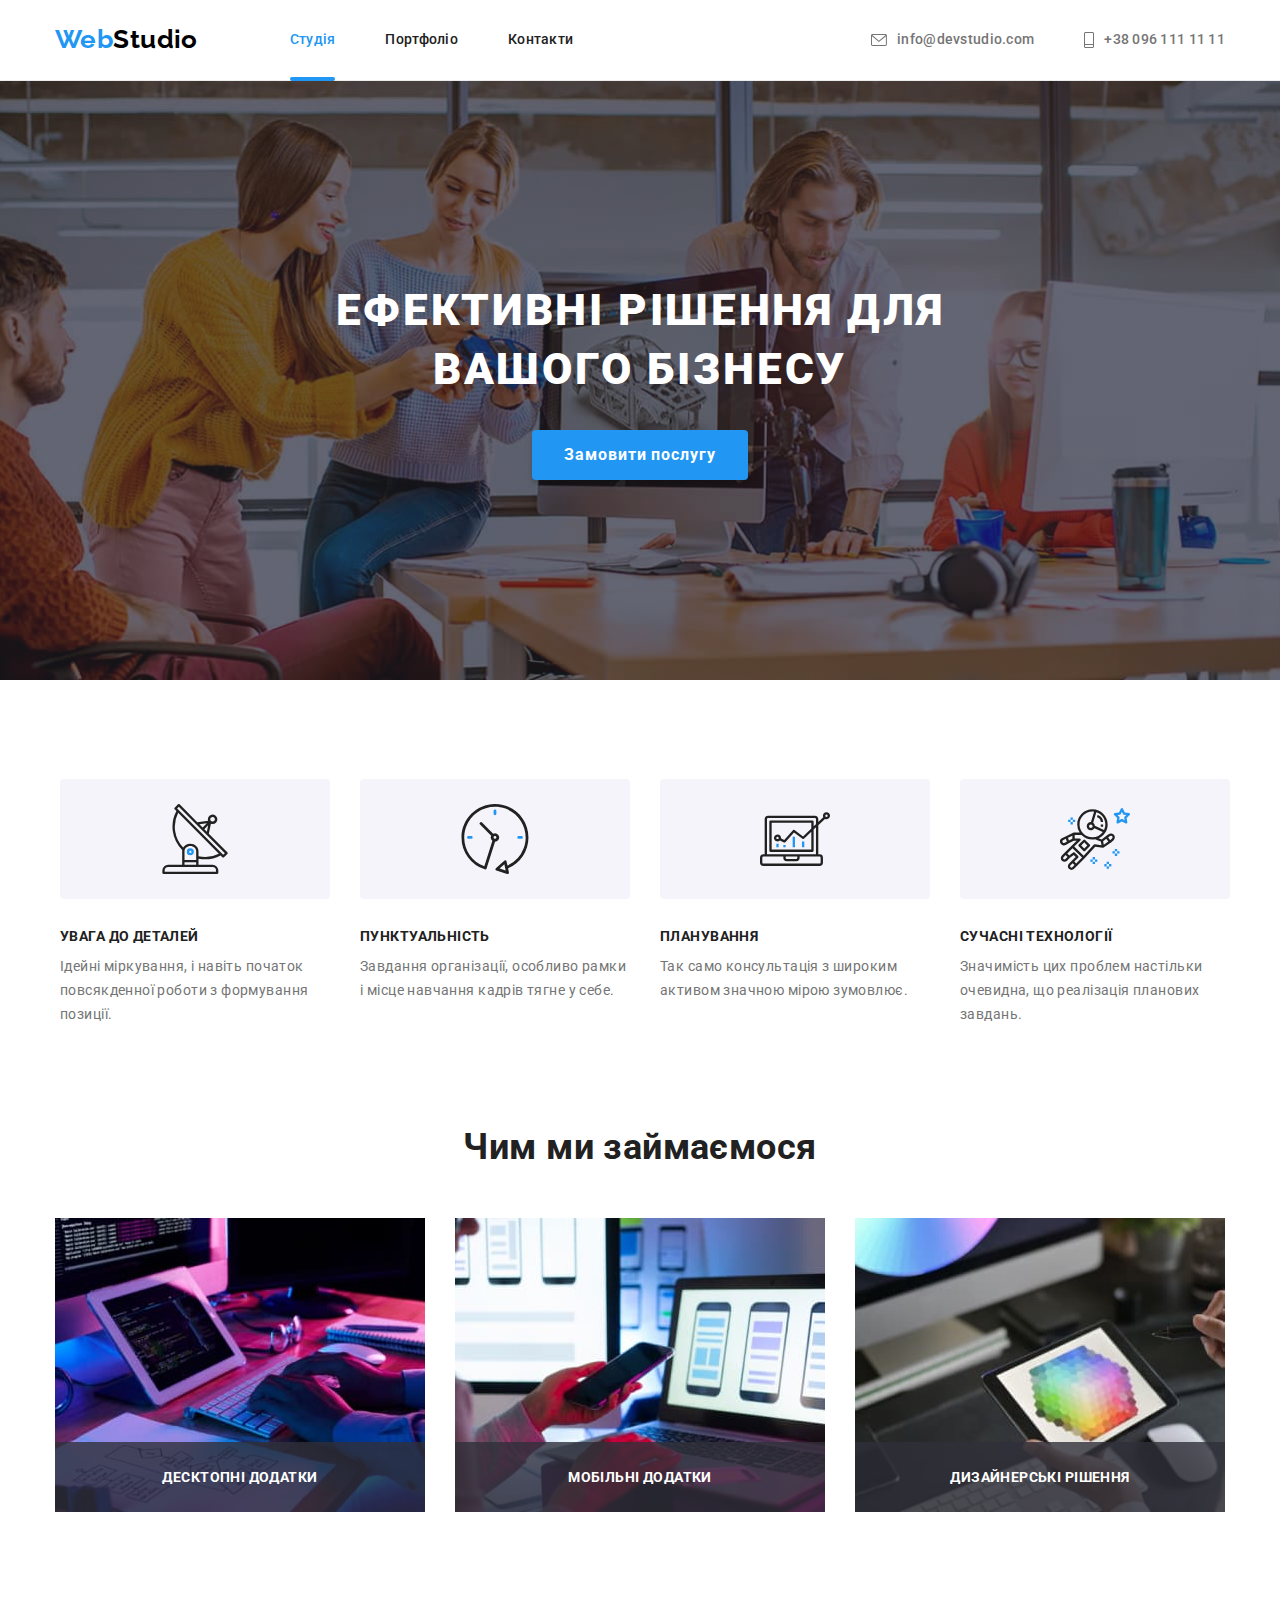
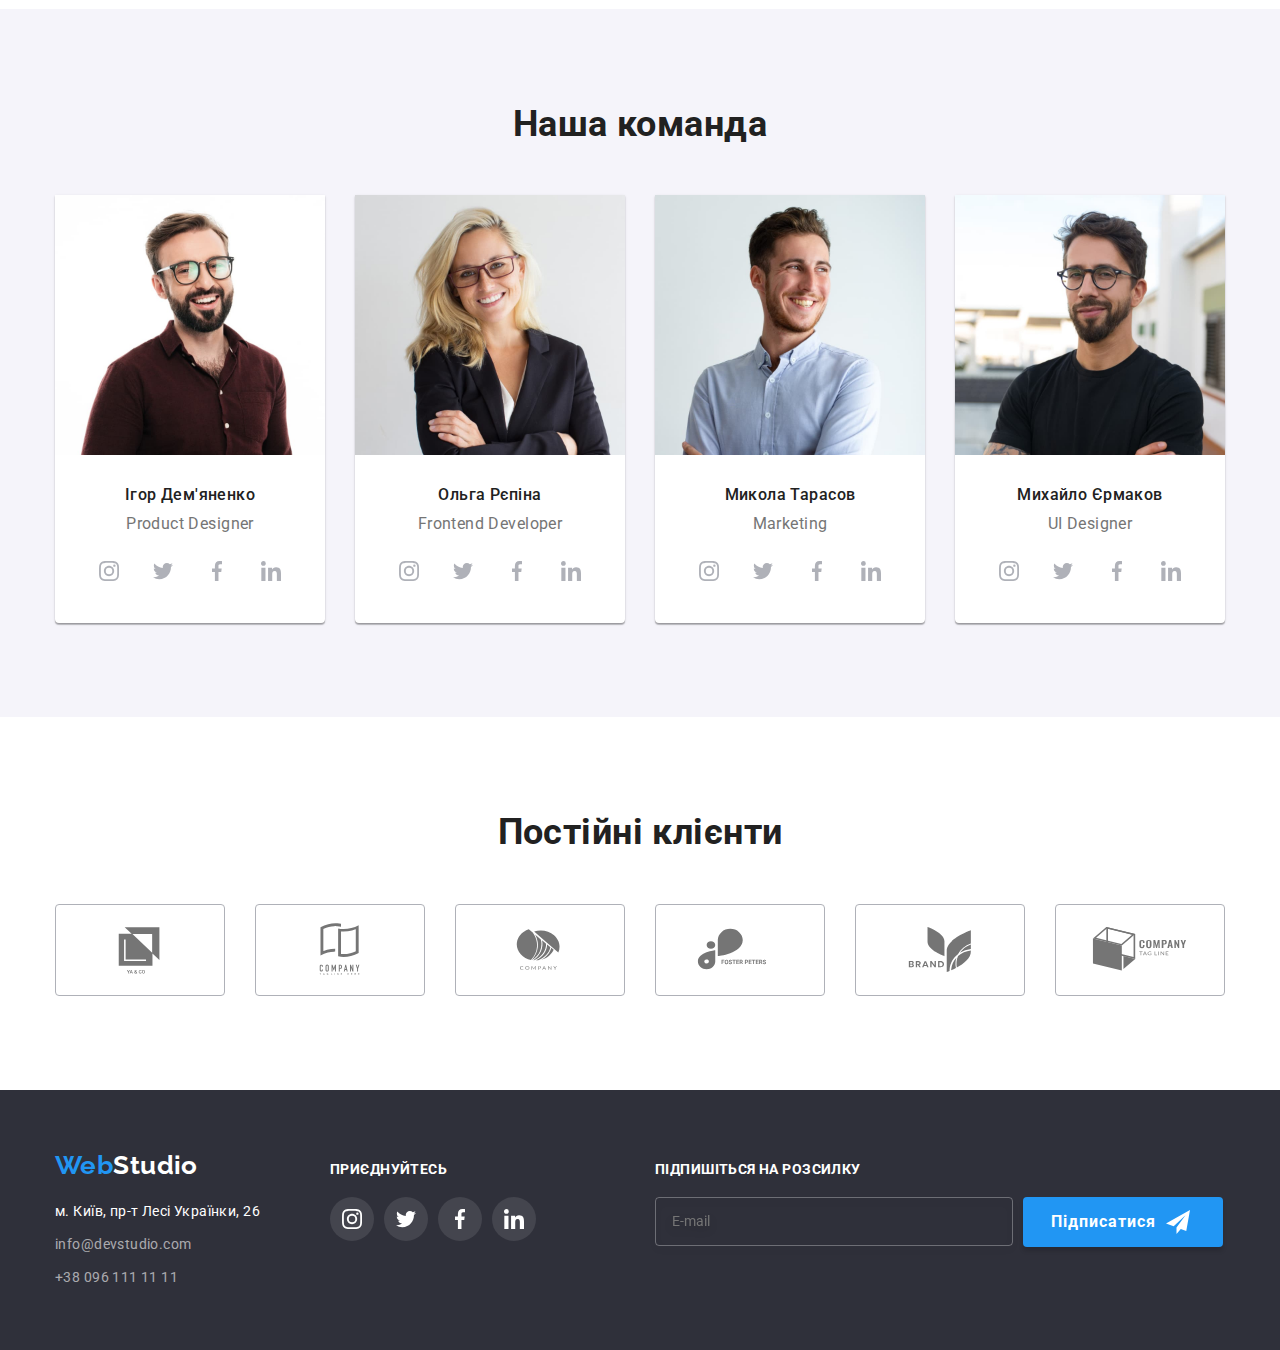
<file: index.html>
<!DOCTYPE html>
<html lang="uk">
  <head>
    <meta charset="UTF-8" />
    <meta http-equiv="X-UA-Compatible" content="IE=edge" />
    <meta name="viewport" content="width=device-width, initial-scale=1.0" />
    <title>WebStudio</title>

    <link
      href="https://fonts.googleapis.com/css2?family=Raleway:wght@700&family=Roboto:wght@400;500;700;900&display=swap"
      rel="stylesheet"
    />
    <link href="./css/modern-normalize-main/modern-normalize.css" rel="stylesheet" />
    <link href="./css/style.css" rel="stylesheet" />
  </head>
  <body>
    <header class="page-header">
      <div class="container header-block">
        <nav class="header-navigation">
          <a class="header-logo logo" lang="en" href="./index.html"><span>Web</span>Studio</a>
          <ul class="site-nav list">
            <li class="site-item">
              <a href="./index.html" class="site-link link current">Студія</a>
            </li>
            <li class="site-item">
              <a href="./portfolio.html" class="site-link link">Портфоліо</a>
            </li>
            <li class="site-item">
              <a href="" class="site-link link">Контакти</a>
            </li>
          </ul>
        </nav>
        <ul class="contact-nav list">
          <li class="contact-item">
            <a href="mailto:info@devstudio.com" class="contact-link link">
              <svg class="contact-icon" width="16" height="12">
                <use xlink:href="./images/sprite.svg#icon-maile"></use>
              </svg>
              info@devstudio.com
            </a>
          </li>
          <li class="contact-item">
            <a href="tel:+380961111111" class="contact-link link">
              <svg class="contact-icon" width="10" height="16">
                <use xlink:href="./images/sprite.svg#icon-phone1"></use>
              </svg>
              +38 096 111 11 11
            </a>
          </li>
        </ul>
      </div>
    </header>
    <main>
      <!-- Герой -->

      <section class="hero">
        <h1 class="hero-title">Ефективні рішення для вашого бізнесу</h1>
        <button class="button primary" type="submit" data-modal-open>Замовити послугу</button>
      </section>
      <!--Переваги features-->
      <section class="section">
        <div class="container">
          <h2 class="section-title visibility-hidden">Переваги</h2>
          <ul class="feature-list list">
            <li class="feature-item">
              <div class="feature-thumba">
                <svg class="feature-icon" width="70" height="70">
                  <use xlink:href="./images/sprite.svg#icon-antenna"></use>
                </svg>
              </div>
              <h3 class="title">УВАГА ДО ДЕТАЛЕЙ</h3>
              <p class="feature-icon-text text">
                Ідейні міркування, і навіть початок повсякденної роботи з формування позиції.
              </p>
            </li>
            <li class="feature-item">
              <div class="feature-thumba">
                <svg class="feature-icon" width="70" height="70">
                  <use xlink:href="./images/sprite.svg#icon-clock"></use>
                </svg>
              </div>
              <h3 class="title">ПУНКТУАЛЬНІСТЬ</h3>
              <p class="feature-icon-text text">
                Завдання організації, особливо рамки і місце навчання кадрів тягне у себе.
              </p>
            </li>
            <li class="feature-item">
              <div class="feature-thumba">
                <svg class="feature-icon" width="70" height="70">
                  <use xlink:href="./images/sprite.svg#icon-diagram"></use>
                </svg>
              </div>
              <h3 class="title">ПЛАНУВАННЯ</h3>
              <p class="feature-icon-text text">
                Так само консультація з широким активом значною мірою зумовлює.
              </p>
            </li>
            <li class="feature-item">
              <div class="feature-thumba">
                <svg class="feature-icon" width="70" height="70">
                  <use xlink:href="./images/sprite.svg#icon-astronaut"></use>
                </svg>
              </div>
              <h3 class="title">СУЧАСНІ ТЕХНОЛОГІЇ</h3>
              <p class="feature-icon-text text">
                Значимість цих проблем настільки очевидна, що реалізація планових завдань.
              </p>
            </li>
          </ul>
        </div>
      </section>
      <!--Чим ми займаємося-->
      <section class="section-work">
        <div class="container">
          <h2 class="section-title">Чим ми займаємося</h2>
          <ul class="work-list list">
            <li class="work-item">
              <div class="work-image">
                <img
                  class="image"
                  src="./images/doing_1.jpg"
                  alt="Набирання коду відповідно алгоритму"
                  width="370"
                  height="294"
                />
                <p class="work-hidden">Десктопні додатки</p>
              </div>
            </li>
            <li class="work-item">
              <img
                class="work-image image"
                src="./images/doing_2.jpg"
                alt="Провірка адаптивної версії на телефоні"
                width="370"
                height="294"
              />
              <p class="work-hidden">Мобільні додатки</p>
            </li>
            <li class="work-item">
              <div class="work-image">
                <img
                  class="work-image image"
                  src="./images/doing_3.jpg"
                  alt="Вибір основного кольору з кольорової гами"
                  width="370"
                  height="294"
                />
                <p class="work-hidden">Дизайнерські рішення</p>
              </div>
            </li>
          </ul>
        </div>
      </section>
      <!--Наша команда-->
      <section class="section our-team">
        <div class="container">
          <h2 class="section-title">Наша команда</h2>
          <ul class="team-list list">
            <li class="team-item">
              <img
                class="image"
                src="./images/team_1.jpg"
                alt="Фото Ігора Дем'яненка"
                width="270"
                height="260"
              />
              <div class="team-content">
                <h3 class="title">Ігор Дем'яненко</h3>
                <p class="text">Product Designer</p>
                <ul class="team-icons">
                  <li class="team-icon-item">
                    <a
                      class="team-icon-link"
                      href="#"
                      target="_blank"
                      aria-label="instagram"
                      rel="noreferrer noopener"
                    >
                      <svg class="team-icon" width="20" height="20">
                        <use xlink:href="./images/sprite.svg#icon-instagram"></use>
                      </svg>
                    </a>
                  </li>
                  <li class="team-icon-item">
                    <a
                      class="team-icon-link"
                      href="#"
                      target="_blank"
                      aria-label="twitter"
                      rel="noreferrer noopener"
                    >
                      <svg class="team-icon" width="20" height="20">
                        <use xlink:href="./images/sprite.svg#icon-twitter"></use>
                      </svg>
                    </a>
                  </li>
                  <li class="team-icon-item">
                    <a
                      class="team-icon-link"
                      href="#"
                      target="_blank"
                      aria-label="facebook"
                      rel="noreferrer noopener"
                    >
                      <svg class="team-icon" width="20" height="20">
                        <use xlink:href="./images/sprite.svg#icon-facebook"></use>
                      </svg>
                    </a>
                  </li>
                  <li class="team-icon-item">
                    <a
                      class="team-icon-link"
                      href="#"
                      target="_blank"
                      aria-label="linkedin"
                      rel="noreferrer noopener"
                    >
                      <svg class="team-icon" width="20" height="20">
                        <use xlink:href="./images/sprite.svg#icon-linkedin"></use>
                      </svg>
                    </a>
                  </li>
                </ul>
              </div>
            </li>
            <li class="team-item">
              <img
                class="image"
                src="./images/team_2.jpg"
                alt="Фото Ольги Рєпіної "
                width="270"
                height="260"
              />
              <div class="team-content">
                <h3 class="title">Ольга Рєпіна</h3>
                <p class="text">Frontend Developer</p>

                <ul class="team-icons">
                  <li class="team-icon-item">
                    <a
                      class="team-icon-link"
                      href="#"
                      target="_blank"
                      aria-label="instagram"
                      rel="noreferrer noopener"
                    >
                      <svg class="team-icon" width="20" height="20">
                        <use xlink:href="./images/sprite.svg#icon-instagram"></use>
                      </svg>
                    </a>
                  </li>
                  <li class="team-icon-item">
                    <a
                      class="team-icon-link"
                      href="#"
                      target="_blank"
                      aria-label="twitter"
                      rel="noreferrer noopener"
                    >
                      <svg class="team-icon" width="20" height="20">
                        <use xlink:href="./images/sprite.svg#icon-twitter"></use>
                      </svg>
                    </a>
                  </li>
                  <li class="team-icon-item">
                    <a
                      class="team-icon-link"
                      href="#"
                      target="_blank"
                      aria-label="facebook"
                      rel="noreferrer noopener"
                    >
                      <svg class="team-icon" width="20" height="20">
                        <use xlink:href="./images/sprite.svg#icon-facebook"></use>
                      </svg>
                    </a>
                  </li>
                  <li class="team-icon-item">
                    <a
                      class="team-icon-link"
                      href="#"
                      target="_blank"
                      aria-label="linkedin"
                      rel="noreferrer noopener"
                    >
                      <svg class="team-icon" width="20" height="20">
                        <use xlink:href="./images/sprite.svg#icon-linkedin"></use>
                      </svg>
                    </a>
                  </li>
                </ul>
              </div>
            </li>
            <li class="team-item">
              <img
                class="image"
                src="./images/team_3.jpg"
                alt="Фото Миколи Тарасова "
                width="270"
                height="260"
              />
              <div class="team-content">
                <h3 class="title">Микола Тарасов</h3>
                <p class="text">Marketing</p>

                <ul class="team-icons">
                  <li class="team-icon-item">
                    <a
                      class="team-icon-link"
                      href="#"
                      target="_blank"
                      aria-label="instagram"
                      rel="noreferrer noopener"
                    >
                      <svg class="team-icon" width="20" height="20">
                        <use xlink:href="./images/sprite.svg#icon-instagram"></use>
                      </svg>
                    </a>
                  </li>
                  <li class="team-icon-item">
                    <a
                      class="team-icon-link"
                      href="#"
                      target="_blank"
                      aria-label="twitter"
                      rel="noreferrer noopener"
                    >
                      <svg class="team-icon" width="20" height="20">
                        <use xlink:href="./images/sprite.svg#icon-twitter"></use>
                      </svg>
                    </a>
                  </li>
                  <li class="team-icon-item">
                    <a
                      class="team-icon-link"
                      href="#"
                      target="_blank"
                      aria-label="facebook"
                      rel="noreferrer noopener"
                    >
                      <svg class="team-icon" width="20" height="20">
                        <use xlink:href="./images/sprite.svg#icon-facebook"></use>
                      </svg>
                    </a>
                  </li>
                  <li class="team-icon-item">
                    <a
                      class="team-icon-link"
                      href="#"
                      target="_blank"
                      aria-label="linkedin"
                      rel="noreferrer noopener"
                    >
                      <svg class="team-icon" width="20" height="20">
                        <use xlink:href="./images/sprite.svg#icon-linkedin"></use>
                      </svg>
                    </a>
                  </li>
                </ul>
              </div>
            </li>
            <li class="team-item">
              <img
                class="image"
                src="./images/team_4.jpg"
                alt="Фото Михайла Єрмакова"
                width="270"
                height="260"
              />
              <div class="team-content">
                <h3 class="title">Михайло Єрмаков</h3>
                <p class="text">UI Designer</p>

                <ul class="team-icons">
                  <li class="team-icon-item">
                    <a
                      class="team-icon-link"
                      href="#"
                      target="_blank"
                      aria-label="instagram"
                      rel="noreferrer noopener"
                    >
                      <svg class="team-icon" width="20" height="20">
                        <use xlink:href="./images/sprite.svg#icon-instagram"></use>
                      </svg>
                    </a>
                  </li>
                  <li class="team-icon-item">
                    <a
                      class="team-icon-link"
                      href="#"
                      target="_blank"
                      aria-label="twitter"
                      rel="noreferrer noopener"
                    >
                      <svg class="team-icon" width="20" height="20">
                        <use xlink:href="./images/sprite.svg#icon-twitter"></use>
                      </svg>
                    </a>
                  </li>
                  <li class="team-icon-item">
                    <a
                      class="team-icon-link"
                      href="#"
                      target="_blank"
                      aria-label="facebook"
                      rel="noreferrer noopener"
                    >
                      <svg class="team-icon" width="20" height="20">
                        <use xlink:href="./images/sprite.svg#icon-facebook"></use>
                      </svg>
                    </a>
                  </li>
                  <li class="team-icon-item">
                    <a
                      class="team-icon-link"
                      href="#"
                      target="_blank"
                      aria-label="linkedin"
                      rel="noreferrer noopener"
                    >
                      <svg class="team-icon" width="20" height="20">
                        <use xlink:href="./images/sprite.svg#icon-linkedin"></use>
                      </svg>
                    </a>
                  </li>
                </ul>
              </div>
            </li>
          </ul>
        </div>
      </section>
      <section class="section-clients">
        <div class="container">
          <h2 class="section-title">Постійні клієнти</h2>
          <ul class="clients list">
            <li class="client-item">
              <a
                class="client-link"
                href="#"
                target="_blank"
                aria-label="instagram"
                rel="noreferrer noopener"
              >
                <svg class="client-icon" width="106" height="60">
                  <use xlink:href="./images/sprite.svg#icon-client1"></use>
                </svg>
              </a>
            </li>
            <li class="client-item">
              <a
                class="client-link"
                href="#"
                target="_blank"
                aria-label="instagram"
                rel="noreferrer noopener"
              >
                <svg class="client-icon" width="106" height="60">
                  <use xlink:href="./images/sprite.svg#icon-client2"></use>
                </svg>
              </a>
            </li>
            <li class="client-item">
              <a
                class="client-link"
                href="#"
                target="_blank"
                aria-label="instagram"
                rel="noreferrer noopener"
              >
                <svg class="client-icon" width="106" height="60">
                  <use xlink:href="./images/sprite.svg#icon-client3"></use>
                </svg>
              </a>
            </li>
            <li class="client-item">
              <a
                class="client-link"
                href="#"
                target="_blank"
                aria-label="instagram"
                rel="noreferrer noopener"
              >
                <svg class="client-icon" width="106" height="60">
                  <use xlink:href="./images/sprite.svg#icon-client4"></use>
                </svg>
              </a>
            </li>
            <li class="client-item">
              <a
                class="client-link"
                href="#"
                target="_blank"
                aria-label="instagram"
                rel="noreferrer noopener"
              >
                <svg class="client-icon" width="106" height="60">
                  <use xlink:href="./images/sprite.svg#icon-client5"></use>
                </svg>
              </a>
            </li>
            <li class="client-item">
              <a
                class="client-link"
                href="#"
                target="_blank"
                aria-label="instagram"
                rel="noreferrer noopener"
              >
                <svg class="client-icon" width="106" height="60">
                  <use xlink:href="./images/sprite.svg#icon-client6"></use>
                </svg>
              </a>
            </li>
          </ul>
        </div>
      </section>
    </main>

    <footer class="footer">
      <div class="container">
        <div class="footer-boxs">
          <div class="footer-address">
            <a class="logo footer-logo" lang="en" href="./index.html">Web<span>Studio</span></a>
            <address>
              <ul class="address-list list">
                <li class="address-item">
                  <a
                    class="link-address link"
                    href="https://goo.gl/maps/mdCvPHbTgnXHSj438"
                    target="_blank"
                    rel="noopener noreferrer"
                    >м. Київ, пр-т Лесі Українки, 26</a
                  >
                </li>
                <li class="address-item">
                  <a class="link" href="mailto:info@devstudio.com">info@devstudio.com</a>
                </li>
                <li class="address-item">
                  <a class="link" href="tel:+380961111111">+38 096 111 11 11</a>
                </li>
              </ul>
            </address>
          </div>
          <div class="footer-social">
            <p class="footer-title">приєднуйтесь</p>
            <ul class="footer-icons">
              <li class="footer-item">
                <a
                  class="footer-link"
                  href="#"
                  target="_blank"
                  aria-label="instagram"
                  rel="noreferrer noopener"
                >
                  <svg class="footer-icon" width="20" height="20">
                    <use xlink:href="./images/sprite.svg#icon-instagram"></use>
                  </svg>
                </a>
              </li>
              <li class="footer-item">
                <a
                  class="footer-link"
                  href="#"
                  target="_blank"
                  aria-label="twitter"
                  rel="noreferrer noopener"
                >
                  <svg class="footer-icon" width="20" height="20">
                    <use xlink:href="./images/sprite.svg#icon-twitter"></use>
                  </svg>
                </a>
              </li>
              <li class="footer-item">
                <a
                  class="footer-link"
                  href="#"
                  target="_blank"
                  aria-label="facebook"
                  rel="noreferrer noopener"
                >
                  <svg class="footer-icon" width="20" height="20">
                    <use xlink:href="./images/sprite.svg#icon-facebook"></use>
                  </svg>
                </a>
              </li>
              <li class="footer-item">
                <a
                  class="footer-link"
                  href="#"
                  target="_blank"
                  aria-label="linkedin"
                  rel="noreferrer noopener"
                >
                  <svg class="footer-icon" width="20" height="20">
                    <use xlink:href="./images/sprite.svg#icon-linkedin"></use>
                  </svg>
                </a>
              </li>
            </ul>
          </div>

          <div class="footer-form">
            <p class="form-title">Підпишіться на розсилку</p>
            <form class="footer-form-email">
              <label class="form-email">
                <input type="email" name="email" placeholder="E-mail" />
              </label>

              <button class="footer-button" type="submit">
                Підписатися
                <svg class="icon-send" width="24px" height="24px">
                  <use xlink:href="./images/sprite.svg#icon-send"></use>
                </svg>
              </button>
            </form>
          </div>
        </div>
      </div>
    </footer>

    <div class="backdrop is-hidden" data-modal>
      <div class="backdrop-modal">
        <button class="close-modal" type="button" data-modal-close>
          <svg class="icon-close" width="18" height="18">
            <use xlink:href="./images/sprite.svg#icon-close"></use>
          </svg>
        </button>
        <p class="modal-title">Залиште свої дані, ми вам передзвонимо</p>

        <form action="#" class="modal-form">
          <div class="group-row" role="group">
            <label class="form-row-title" for="name">Ім'я</label>
            <div class="group-modal">
              <input class="form-row-input" name="name" type="text" id="name" placeholder=" " />

              <svg class="modal-icon" width="18" height="18">
                <use href="./images/sprite.svg#icon-person"></use>
              </svg>
            </div>
          </div>

          <div class="group-row" role="group">
            <label class="form-row-title" for="phone">Телефон</label>

            <div class="group-modal">
              <input class="form-row-input" name="phone" type="number" id="phone" placeholder=" " />
              <svg class="modal-icon" width="18" height="18">
                <use xlink:href="./images/sprite.svg#icon-mobil-phone"></use>
              </svg>
            </div>
          </div>
          <div class="group-row" role="group">
            <label class="form-row-title" for="email">Пошта</label>

            <div class="group-modal">
              <input class="form-row-input" name="text" type="email" id="email" placeholder=" " />
              <svg class="modal-icon" width="18" height="18">
                <use xlink:href="./images/sprite.svg#icon-email"></use>
              </svg>
            </div>
          </div>
          <div class="group-row-textarea" role="group">
            <label class="form-row-title">Коментар</label>
            <textarea
              class="form-row-textarea"
              name="textarea"
              placeholder="Введіть текст"
            ></textarea>
          </div>
          <div class="group-row-checkbox" role="group">
            <label class="form-label-checkbox">
              <input class="form-input-checkbox" type="checkbox" name="checkbox" />
              <span class="form-icon-checkbox"></span>

              Погоджуюся з розсилкою та приймаю
              <a class="modal-link-checkbox">Умови договору</a>
            </label>
          </div>
          <div class="group-row-button">
            <button class="button-submit" type="submit">Відправити</button>
          </div>
        </form>
      </div>
    </div>
    <script src="./js/modal.js"></script>
  </body>
</html>
</file>
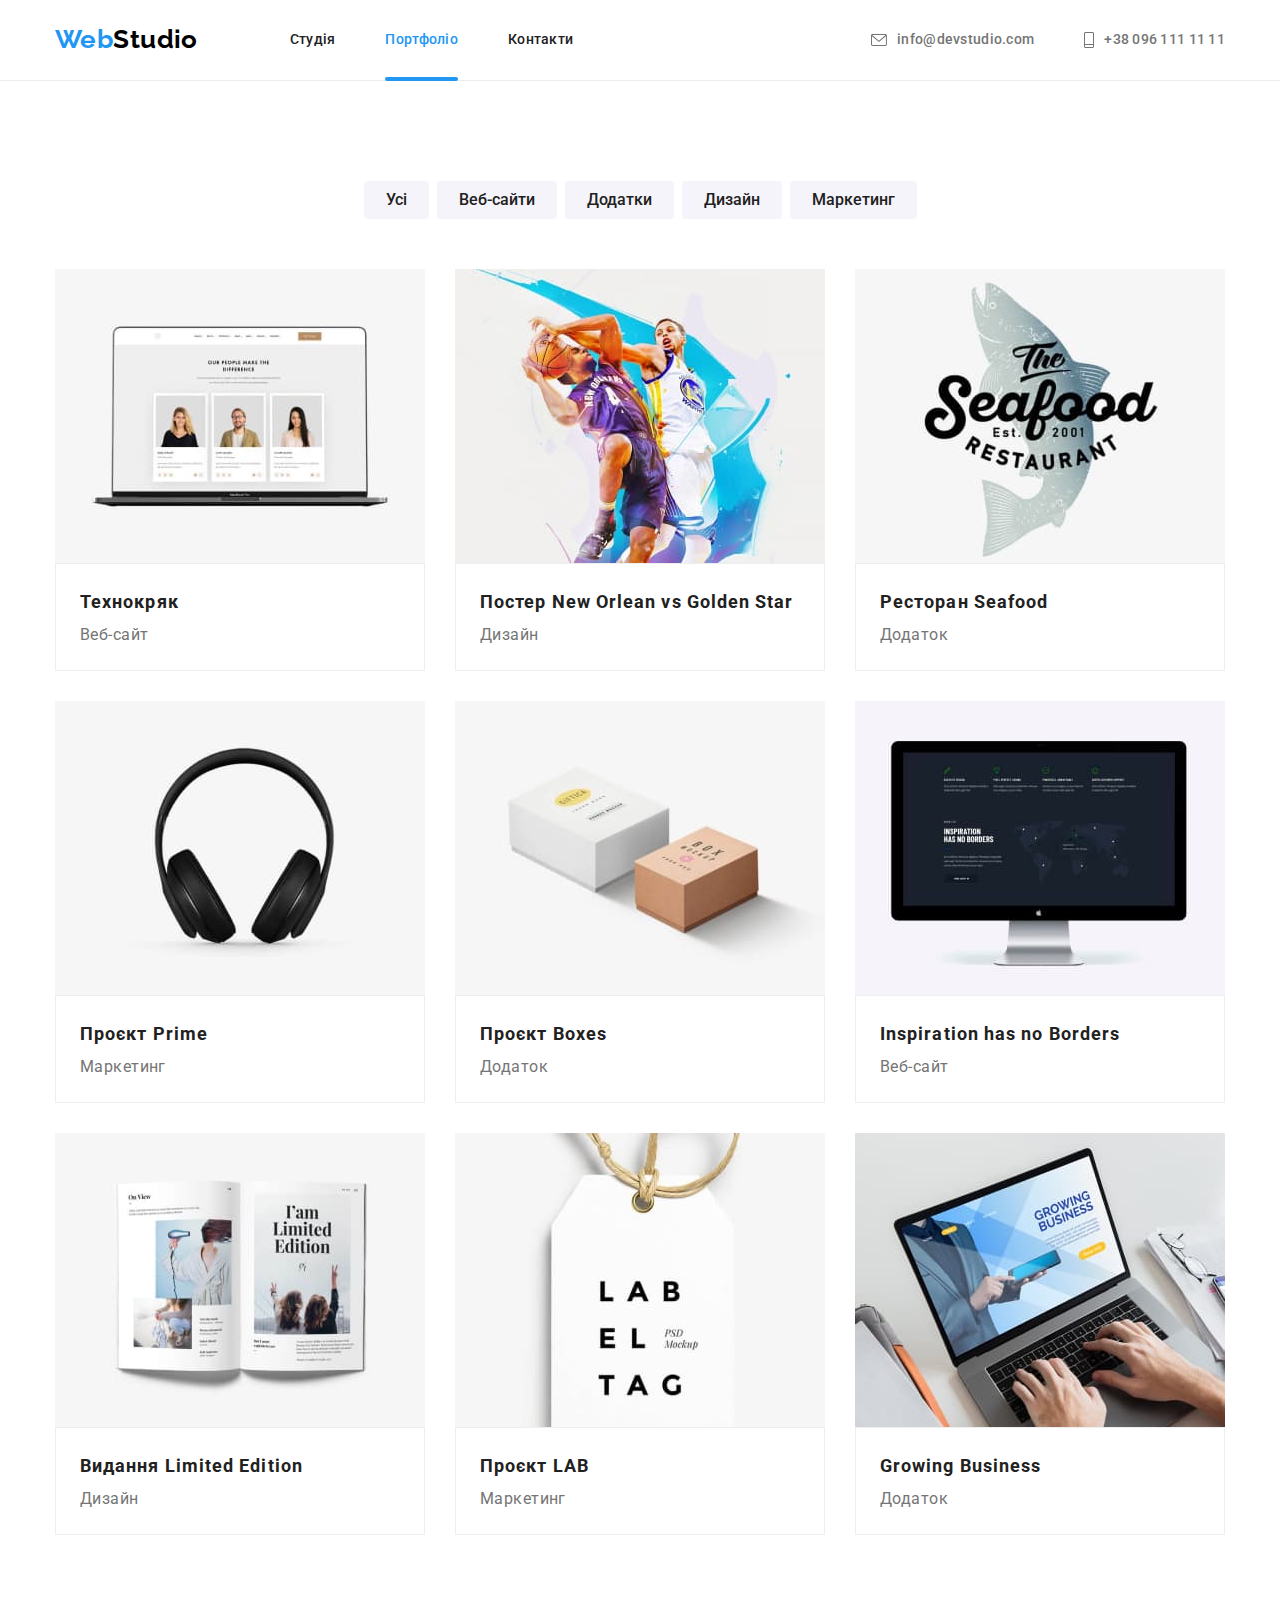
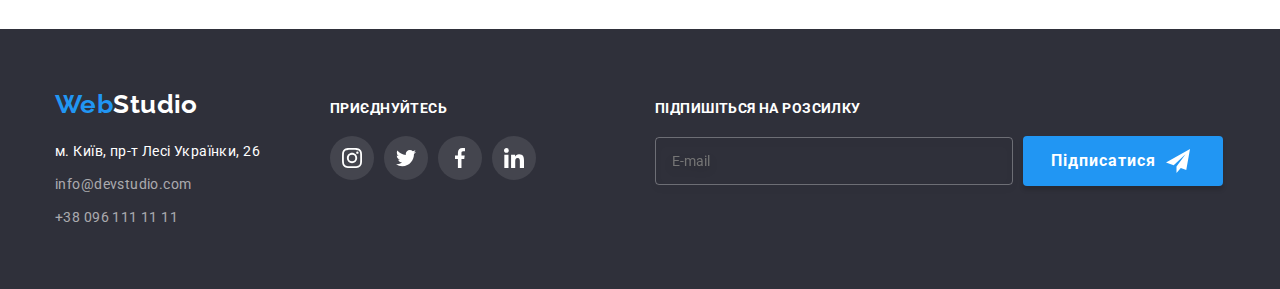
<file: portfolio.html>
<!DOCTYPE html>
<html lang="uk">
  <head>
    <meta charset="UTF-8" />
    <meta http-equiv="X-UA-Compatible" content="IE=edge" />
    <meta name="viewport" content="width=device-width, initial-scale=1.0" />
    <title>WebStudio</title>

    <link
      href="https://fonts.googleapis.com/css2?family=Raleway:wght@700&family=Roboto:wght@400;500;700;900&display=swap"
      rel="stylesheet"
    />
    <link href="./css/modern-normalize-main/modern-normalize.css" rel="stylesheet" />
    <link href="./css/style.css" rel="stylesheet" />
  </head>
  <body>
    <header class="page-header">
      <div class="container header-block">
        <nav class="header-navigation">
          <a class="header-logo logo" lang="en" href="./index.html"><span>Web</span>Studio</a>
          <ul class="site-nav list">
            <li class="site-item">
              <a href="./index.html" class="site-link link">Студія</a>
            </li>
            <li class="site-item">
              <a href="./portfolio.html" class="site-link current link">Портфоліо</a>
            </li>
            <li class="site-item">
              <a href="" class="site-link link">Контакти</a>
            </li>
          </ul>
        </nav>
        <ul class="contact-nav list">
          <li class="contact-item">
            <a href="mailto:info@devstudio.com" class="contact-link link">
              <svg class="contact-icon" width="16" height="12">
                <use xlink:href="./images/sprite.svg#icon-maile"></use>
              </svg>
              info@devstudio.com
            </a>
          </li>
          <li class="contact-item">
            <a href="tel:+380961111111" class="contact-link link">
              <svg class="contact-icon" width="10" height="16">
                <use xlink:href="./images/sprite.svg#icon-phone1"></use>
              </svg>
              +38 096 111 11 11
            </a>
          </li>
        </ul>
      </div>
    </header>
    <!--Portfolio-->
    <main class="main">
      <div class="container">
        <h1 class="portfolio-hidden">Portfolio</h1>
        <ul class="portfolio-buttons butons list">
          <li class="buttons-items"><button class="portfolio-button" type="button">Усі</button></li>
          <li class="buttons-items">
            <button class="portfolio-button" type="submit">Веб-сайти</button>
          </li>
          <li class="buttons-items">
            <button class="portfolio-button" type="submit">Додатки</button>
          </li>
          <li class="buttons-items">
            <button class="portfolio-button" type="submit">Дизайн</button>
          </li>
          <li class="buttons-items">
            <button class="portfolio-button" type="submit">Маркетинг</button>
          </li>
        </ul>
        <ul class="portfolio-list list">
          <li class="portfolio-item">
            <a class="portfolio-link link" href="">
              <div class="image-wrapper">
                <img
                  class="portfolio-image image"
                  src="./images/portfolio_1.jpg"
                  width="370"
                  height="294"
                  alt="На ноутбуці відкрита головна сторінка"
                />
                <p class="portfolio-hidden-text">
                  Ресурс пропонує комплексні пропозиції з різним рівнем функціоналу та сервісів. Все
                  це дозволить відвідувачу отримати вичерпні відомості про компанію чи приватну
                  особу.
                </p>
              </div>

              <div class="portfolio-content">
                <h2 class="title">Технокряк</h2>
                <p class="text">Веб-сайт</p>
              </div>
            </a>
          </li>
          <li class="portfolio-item">
            <a class="portfolio-link link" href="">
              <div class="image-wrapper">
                <img
                  class="portfolio-image image"
                  src="./images/portfolio_2.jpg"
                  width="370"
                  height="294"
                  alt="Баскетболіст у білій формі забирає баскетбольний мяч у баскетболіста у синій формі"
                />
                <p class="portfolio-hidden-text">
                  Ресурс пропонує комплексні пропозиції з різним рівнем функціоналу та сервісів. Все
                  це дозволить відвідувачу отримати вичерпні відомості про компанію чи приватну
                  особу.
                </p>
              </div>
              <div class="portfolio-content">
                <h2 class="title">Постер New Orlean vs Golden Star</h2>
                <p class="text">Дизайн</p>
              </div>
            </a>
          </li>
          <li class="portfolio-item">
            <a class="portfolio-link link" href="">
              <div class="image-wrapper">
                <img
                  class="portfolio-image image"
                  src="./images/portfolio_3.jpg"
                  width="370"
                  height="294"
                  alt="Лого ресторана"
                />
                <p class="portfolio-hidden-text">
                  Ресурс пропонує комплексні пропозиції з різним рівнем функціоналу та сервісів. Все
                  це дозволить відвідувачу отримати вичерпні відомості про компанію чи приватну
                  особу.
                </p>
              </div>
              <div class="portfolio-content">
                <h2 class="title">Ресторан Seafood</h2>
                <p class="text">Додаток</p>
              </div>
            </a>
          </li>
          <li class="portfolio-item">
            <a class="portfolio-link link" href="">
              <div class="image-wrapper">
                <img
                  class="portfolio-image image"
                  src="./images/portfolio_4.jpg"
                  width="370"
                  height="294"
                  alt="Наушники"
                />
                <p class="portfolio-hidden-text">
                  Ресурс пропонує комплексні пропозиції з різним рівнем функціоналу та сервісів. Все
                  це дозволить відвідувачу отримати вичерпні відомості про компанію чи приватну
                  особу.
                </p>
              </div>
              <div class="portfolio-content">
                <h2 class="title">Проєкт Prime</h2>
                <p class="text">Маркетинг</p>
              </div>
            </a>
          </li>
          <li class="portfolio-item">
            <a class="portfolio-link link" href="">
              <div class="image-wrapper">
                <img
                  class="image"
                  src="./images/portfolio_5.jpg"
                  width="370"
                  height="294"
                  alt="2 Коробки"
                />
                <p class="portfolio-hidden-text">
                  Ресурс пропонує комплексні пропозиції з різним рівнем функціоналу та сервісів. Все
                  це дозволить відвідувачу отримати вичерпні відомості про компанію чи приватну
                  особу.
                </p>
              </div>
              <div class="portfolio-content">
                <h2 class="title">Проєкт Boxes</h2>
                <p class="text">Додаток</p>
              </div>
            </a>
          </li>
          <li class="portfolio-item">
            <a class="portfolio-link link" href="">
              <div class="image-wrapper">
                <img
                  class="portfolio-image image"
                  src="./images/portfolio_6.jpg"
                  width="370"
                  height="294"
                  alt="Включений монітор"
                />
                <p class="portfolio-hidden-text">
                  Ресурс пропонує комплексні пропозиції з різним рівнем функціоналу та сервісів. Все
                  це дозволить відвідувачу отримати вичерпні відомості про компанію чи приватну
                  особу.
                </p>
              </div>
              <div class="portfolio-content">
                <h2 class="title">Inspiration has no Borders</h2>
                <p class="text">Веб-сайт</p>
              </div>
            </a>
          </li>
          <li class="portfolio-item">
            <a class="portfolio-link link" href="">
              <div class="image-wrapper">
                <img
                  class="portfolio-image image"
                  src="./images/portfolio_7.jpg"
                  width="370"
                  height="294"
                  alt="Розкритий журнал"
                />
                <p class="portfolio-hidden-text">
                  Ресурс пропонує комплексні пропозиції з різним рівнем функціоналу та сервісів. Все
                  це дозволить відвідувачу отримати вичерпні відомості про компанію чи приватну
                  особу.
                </p>
              </div>
              <div class="portfolio-content">
                <h2 class="title">Видання Limited Edition</h2>
                <p class="text">Дизайн</p>
              </div>
            </a>
          </li>
          <li class="portfolio-item">
            <a class="portfolio-link link" href="">
              <div class="image-wrapper">
                <img
                  class="portfolio-image image"
                  src="./images/portfolio_8.jpg"
                  width="370"
                  height="294"
                  alt="Етикетка"
                />
                <p class="portfolio-hidden-text">
                  Ресурс пропонує комплексні пропозиції з різним рівнем функціоналу та сервісів. Все
                  це дозволить відвідувачу отримати вичерпні відомості про компанію чи приватну
                  особу.
                </p>
              </div>
              <div class="portfolio-content">
                <h2 class="title">Проєкт LAB</h2>
                <p class="text">Маркетинг</p>
              </div>
            </a>
          </li>
          <li class="portfolio-item">
            <a class="portfolio-link link" href="">
              <div class="image-wrapper">
                <img
                  class="portfolio-image image"
                  src="./images/portfolio_9.jpg"
                  width="370"
                  height="294"
                  alt="Набирання тексту на ноутбуці"
                />
                <p class="portfolio-hidden-text">
                  Ресурс пропонує комплексні пропозиції з різним рівнем функціоналу та сервісів. Все
                  це дозволить відвідувачу отримати вичерпні відомості про компанію чи приватну
                  особу.
                </p>
              </div>
              <div class="portfolio-content">
                <h2 class="title">Growing Business</h2>
                <p class="text">Додаток</p>
              </div>
            </a>
          </li>
        </ul>
      </div>
    </main>
    <!--Footer-->
    <footer class="footer">
      <div class="container">
        <div class="footer-boxs">
          <div class="footer-address">
            <a class="logo footer-logo" lang="en" href="./index.html">Web<span>Studio</span></a>
            <address>
              <ul class="address-list list">
                <li class="address-item">
                  <a
                    class="link-address"
                    href="https://goo.gl/maps/mdCvPHbTgnXHSj438"
                    target="_blank"
                    rel="noopener noreferrer"
                    >м. Київ, пр-т Лесі Українки, 26</a
                  >
                </li>
                <li class="address-item">
                  <a class="link" href="mailto:info@devstudio.com">info@devstudio.com</a>
                </li>
                <li class="address-item">
                  <a class="link" href="tel:+380961111111">+38 096 111 11 11</a>
                </li>
              </ul>
            </address>
          </div>
          <div class="footer-social">
            <p class="footer-title">приєднуйтесь</p>
            <ul class="footer-icons">
              <li class="footer-item">
                <a
                  class="footer-link"
                  href="#"
                  target="_blank"
                  aria-label="instagram"
                  rel="noreferrer noopener"
                >
                  <svg class="footer-icon" width="20" height="20">
                    <use xlink:href="./images/sprite.svg#icon-instagram"></use>
                  </svg>
                </a>
              </li>
              <li class="footer-item">
                <a
                  class="footer-link"
                  href="#"
                  target="_blank"
                  aria-label="twitter"
                  rel="noreferrer noopener"
                >
                  <svg class="footer-icon" width="20" height="20">
                    <use xlink:href="./images/sprite.svg#icon-twitter"></use>
                  </svg>
                </a>
              </li>
              <li class="footer-item">
                <a
                  class="footer-link"
                  href="#"
                  target="_blank"
                  aria-label="facebook"
                  rel="noreferrer noopener"
                >
                  <svg class="footer-icon" width="20" height="20">
                    <use xlink:href="./images/sprite.svg#icon-facebook"></use>
                  </svg>
                </a>
              </li>
              <li class="footer-item">
                <a
                  class="footer-link"
                  href="#"
                  target="_blank"
                  aria-label="linkedin"
                  rel="noreferrer noopener"
                >
                  <svg class="footer-icon" width="20" height="20">
                    <use xlink:href="./images/sprite.svg#icon-linkedin"></use>
                  </svg>
                </a>
              </li>
            </ul>
          </div>

          <div class="footer-form">
            <p class="form-title">Підпишіться на розсилку</p>
            <form class="footer-form-email">
              <label class="form-email">
                <input type="email" name="email" placeholder="E-mail" />
              </label>

              <button class="footer-button" type="submit">
                Підписатися
                <svg class="icon-send" width="24px" height="24px">
                  <use xlink:href="./images/sprite.svg#icon-send"></use>
                </svg>
              </button>
            </form>
          </div>
        </div>
      </div>
    </footer>
  </body>
</html>
</file>
<file: css/style.css>
:root{
    --primary-text-color: #FFFFFF;
    --secondary-text-color: #757575;
    --accent-color: #2196F3;
    --title-color: #212121;
    --footer-link-color: rgba(255, 255, 255, 0.6);
    --black-color: #000000;
    --header-border-color: #ECECEC;
    --port-border-color:#EEEEEE;
    --client-icon-color:#AFB1B8;
    --color-gradient:rgba(47, 48, 58, 0.4);
    --textarea-placholder-color:rgba(117, 117, 117, 0.5);

    --footer-icon-baground-color: rgba(255, 255, 255, 0.1);
    --primary-background-color: #FFFFFF;
    --secondary-background-color:#F5F4FA;
    --footer-color: #2F303A;
    --banner-color:#C4C4C4;
    --backdrop-baground-color:rgba(0, 0, 0, 0.2);
    --portfolio-card-background: rgba(33, 150, 243, 0.9);
    --border-modal-input-color: rgba(33, 33, 33, 0.2);
       
}


/*колір основного тексту #FFFFFF;*/
/*колір вторичного тексту  #757575 */
/*акцент  #2196F3;*/
/*колір заголовків #212121;*/
/*чорний #000000*/
/* колір контактів у футері rgba(255, 255, 255, 0.6);*/

/*основний колір фону #FFFFFF; */
/* banner and footer #2F303A;*/
/* вторичний колір фону #F5F4FA;*/

body{
    background-color: var(--primary-background-color);
    color: var(--secondary-text-color);

    font-family: 'Roboto', sans-serif;
    font-weight: 400;
    font-size: 14px;
    letter-spacing: 0.03em;
}
h1,
h2,
h3,
h4,
h5,
h6,
ul,
p{
    margin: 0;
    padding: 0;

}
.list{/*клас для зкидання стилля*/
    list-style: none;
}
.link{
    display: block;
    text-decoration: none;
    transition: color 250ms cubic-bezier(0.4, 0, 0.2, 1);
}

.image{
    display: block;
}

.container{
    max-width: 1200px;
    padding: 0 15px;
    margin: 0 auto;
}

.page-header {
    border-bottom: 1px solid var(--header-border-color);
}

.header-block{
    display: flex;
    align-items: center;
}
.header-navigation{
    display: flex;
    align-items: center;
}
.header-logo{
    margin-right: 92px;
}
.logo {
    color: var(--black-color);
    font-family: 'Raleway', sans-serif;
    font-weight: 700;
    font-size: 26px;
    line-height: 1.19;
    /*31/26=1.1923*/
    text-decoration: none;
}
.logo span {
    color: var(--accent-color);
}
.site-nav{
    display: flex;
}
.site-nav .site-item:not(:last-child) {
    margin-right: 50px;
}

.site-item {
    position: relative;
}
.site-nav .link{
    color: var(--title-color);
    font-weight: 500;
    line-height: 1.4; /*16/14=1.142*/
    letter-spacing: 0.02em;
    text-decoration: none;
    display: inline-block;
    padding: 30px 0; /*щоб задати псевдоелемент*/
} 
.site-nav .link:hover,
.site-nav .link:focus {
    color: var(--accent-color);
}
.site-nav .link.current {
    color: var(--accent-color);
}
.site-link::after, /*щоб анімувати підкреслення*/
.current::after{
    content: "";
    display: block;
    position: absolute;
    left: 0;
    bottom: -1px; /*бо ще є бордер у худера 1px*/

    height: 4px;
    background-color: var(--accent-color);
    border-radius: 2px;

    transition: width 250ms cubic-bezier(0.4, 0, 0.2, 1);/*щоб при ховері ширина плавно збільшувалась*/
    width: 0; /* щоб збільшувалась ширина при ховер*/
}
/* щоб анімувати підкреслення для лінків усіх*/
.site-link::after{
    width: 0;
}
/*для карент стала ширина іншим при наведені збільшується*/
.site-link:hover::after,
.site-link:focus::after,
.site-link.current::after{
    width: 100%;
}

/*контакти*/
.contact-nav{
    display: flex; 
    margin-left: auto;   
}
.contact-item:not(:last-child) {
    margin-right: 50px;
}
.contact-link{
    display: flex;
    align-items: center;
    color: inherit;  
}
.contact-link{
    color: var(--secondary-text-color);
    font-weight: 500;
    line-height: 1.4;
    letter-spacing: 0.02em;
    text-decoration: none;
}
.contact-icon {
    margin-right: 10px;
    fill: currentColor;
}
.contact-link:not(:last-child) {
    margin-right: 50px;
}
.contact-link:hover,
.contact-link:focus{
    color: var(--accent-color);
}


/*HERO*/

    
.hero{
    padding: 200px 0;
    max-width: 1600px;
    margin: 0 auto;
    background-color: var(--banner-color);
    background-image: linear-gradient(to right, var(--color-gradient), var(--color-gradient)),
    url(../images/hero.jpg);
    padding: 200px 0;
    background-size: cover;
    background-repeat: no-repeat;
    background-position: center; 
}
.hero .hero-title{
    max-width: 696px;
    margin: 0 auto 30px;
    text-align: center;
    color: var(--primary-text-color);

    font-weight: 900;
    font-size: 44px;
    line-height: 1.36;
    letter-spacing: 0.06em;
    text-transform: uppercase;
}
.button{ /*базовий клас*/
    font-weight: 700;
    font-size: 16px;
    line-height: 1.88;
    text-align: center;
    letter-spacing: 0.06em;

    display: block;
    box-shadow: 0px 4px 4px rgba(0, 0, 0, 0.15);
    border: none;
    border-radius: 4px;
    padding: 10px 32px;
    margin: 0 auto;
    cursor: pointer;
} 

.button.primary{
    color: var(--primary-text-color);
    background-color:var(--accent-color);
}

/*SECTION index.html*/
.section{
    padding: 94px 0;
}
.feature-list{
    display: flex;
    column-gap: 30px;
    padding: 5px;
}
.feature-item .title{
    margin-bottom: 10px
}
/* виставити svg*/
.feature-thumba{
    display: flex;
    justify-content: center;
    align-items: center;
    width: 270px;
    height:120px;
    margin-bottom: 30px;
    border-radius: 4px;
    background-color: var(--secondary-background-color);
}
.feature-icon {
    fill:currentColor;
}
.feature-icon-text{

    line-height: 1.71;
    color: #757575;
}


.feature-list .title,
.team-list .title {
    color: var(--title-color);
}
.feature-list .title {
    font-weight: 700;
    font-size: 14px;
    line-height: 1.14;
    text-transform: uppercase;
}
.visibility-hidden{
    display: none;
}
.section-title{
    color: var(--title-color);
    font-weight: 700;
    font-size: 36px;
    line-height: 1.17;
    text-align: center;
    margin-bottom: 50px;
}
.section-work{
    padding-bottom: 94px;
}
.work-list{
    display: inline-flex;
    column-gap: 30px;
}
/*--ховер на псевдо елемент-----------*/
.work-item{
    position: relative;
    width: 370px;
    overflow: hidden; /*скрити все за межами, щоб добре працював ховер*/
}
.work-hidden{
    position: absolute;
    bottom: 0;
    left: 0;

    width: 100%;
    padding: 27px 10px;

    color: var(--primary-text-color);
    font-weight: 700;
    text-align: center;
    line-height: 1.1428;
    text-transform: uppercase;
    background-color: rgba(47, 48, 58, 0.8);
    
    opacity: 1;

    /*для ховера 
    transform: translateY(100%); 
    transition: transform 250ms cubic-bezier(0.4, 0, 0.2, 1);
    */ 
}
/*ховер на псевдо елемент
.work-item:hover .work-hidden{
        opacity: 1;
        transform: translateY(0);
    }*/
/*-------------*/

/*teams*/
.team-list{
    display: flex;
    column-gap: 30px;
    justify-content: center;
}
.team-item{
    background-color: var(--primary-background-color);
    box-shadow: 0px 1px 3px rgba(0, 0, 0, 0.12), 0px 1px 1px rgba(0, 0, 0, 0.14), 0px 2px 1px rgba(0, 0, 0, 0.2);
    border-radius: 0px 0px 4px 4px;
}
.team-list .title {
    font-weight: 500;
    font-size: 16px;
    line-height: 1.19;
    text-align: center;
}
.team-list .text {
    font-size: 16px;
    line-height: 1.19;
    text-align: center;
}
.our-team {
    background-color: var(--secondary-background-color);
}
/*--------------------*/

.team-content .title {
    margin-bottom: 10px;
    line-height: 1.1875;
}
.team-item .text {
    margin-bottom: 16px;
    line-height: 1.1875;
}
.team-icons{
    display:flex;
    width: 206px;
    height: 44px;
    column-gap: 10px;
}
/* виставити svg*/
.team-content {
    padding: 30px 0;
    display: flex;
    flex-direction: column;
    align-items: center;
}
.team-icon-item{
    list-style: none;
    color: #AFB1B8;
}
.team-icon-link{
    display: flex;
    justify-content: center;
    align-items: center;
    width: 44px;
    height: 44px;
    color: inherit;
    border-radius: 50%;
    text-decoration: none;
    transition: background-color 250ms cubic-bezier(0.4, 0, 0.2, 1);
}
.team-icon{
    fill: currentColor;
    transition: fill 250ms cubic-bezier(0.4, 0, 0.2, 1);
}
.team-icon-link:hover,
.team-icon-link:focus{
    fill:var(--primary-text-color);
    background-color: var(--accent-color);
}
.team-icon-link:hover .team-icon,
.team-icon-link:focus .team-icon{
    fill: var(--primary-text-color);
    
}
/*portfolio.html*/
.main{
    padding:100px 0 94px 0;
    background-color: var(--primary-background-color);
}
.portfolio-hidden{
    display: none;
}
.portfolio-buttons {
    display: flex;
    justify-content: center;
    column-gap: 8px;
    margin-bottom: 50px;
}
.buttons-items {
    box-shadow: none;
}
.buttons-items:hover,
.buttons-items:focus{
    box-shadow: 0px 3px 1px rgba(0, 0, 0, 0.1), 0px 1px 2px rgba(0, 0, 0, 0.08), 0px 2px 2px rgba(0, 0, 0, 0.12);
}
.portfolio-button{
    color:var(--title-color);
    background-color: var(--secondary-background-color);
 padding: 6px 22px;
 border:none;
 border-radius: 4px;

    font-family: inherit;
    font-weight: 500;
    font-size: 16px;
    line-height: 1.62;
    text-align: center;
    transition: color 250ms cubic-bezier(0.4, 0, 0.2, 1), background-color 250ms cubic-bezier(0.4, 0, 0.2, 1);
}
.portfolio-button:focus,
.portfolio-button:hover{
    color: var(--primary-text-color);
    background-color: var(--accent-color);
    cursor: pointer;
}
.portfolio-item:hover{
    box-shadow: 0px 1px 1px rgba(0, 0, 0, 0.12), 0px 4px 4px rgba(0, 0, 0, 0.06), 1px 4px 6px rgba(0, 0, 0, 0.16);
}
.portfolio-list{
    display: flex;
    flex-wrap: wrap;
    justify-content: center;
    gap:30px;
}
.portfolio-content{
    padding: 20px 24px;
    border:1px solid var(--port-border-color);
}
.portfolio-content .link{
    text-decoration: none;
}
.portfolio-content .title{
    color:var(--title-color);
    font-weight: 700;
    font-size: 18px;
    line-height: 2;
    letter-spacing: 0.06em;
}
.portfolio-content .title.link:not(:last-child){
    margin-bottom: 4px;
}
.portfolio-content .text{
    color: var(--secondary-text-color);
    font-size: 16px;
    line-height: 1.88;
}
.portfolio-item{
    
}
.image-wrapper{
    position: relative;
    overflow: hidden;

}
.portfolio-hidden-text{
    position: absolute;
    top: 0;
    left: 0;

    width: 100%;
    height: 100%;
    padding: 63px 24px;
    background-color: var(--portfolio-card-background);
    
    color: var(--primary-text-color);
    font-family: 'Roboto';
    font-size: 18px;
    line-height: 1.56;

    transform: translateY(100%);
    transition: transform 250ms cubic-bezier(0.4, 0, 0.2, 1);
}
.portfolio-link:focus .portfolio-hidden-text,
.portfolio-link:hover .portfolio-hidden-text{
    transform: translateY(0);
}

/*clients*/
.section-clients{
    padding: 94px 0;
}
.clients{
    display: flex;
    flex-wrap: wrap;
    column-gap: 30px;
}
.client-item{}

.client-link{
    display: flex;
    color: inherit;
    text-decoration: none;
   
    /* стилі вішаємо на силку !!!*/
    fill: var(--client-icon-color);
    width: 170px;
    height: 92px;
    align-items: center;
    justify-content: center;
    border: 1px solid var(--client-icon-color);
    border-radius: 4px;
    transition: border-color 250ms cubic-bezier(0.4, 0, 0.2, 1);
    
}
.client-icon{
    fill: currentColor;
    transition: fill 250ms cubic-bezier(0.4, 0, 0.2, 1);
}
.client-link:hover,
.client-link:focus {
    border-color: var(--accent-color);
}

.client-link:hover .client-icon,
.client-link:focus .client-icon{
    fill: var(--accent-color);
}

/*
.portfolio-hidden {
    position: relative;
}

.portfolio-hidden-text {
    position: absolute;
    top: 0;
    left: 0;

    width: 100%;
    height: 100%;
    background-color: var(--accent-color);
    transition: transform 250ms cubic-bezier(0.4, 0, 0.2, 1);
    font-family: 'Roboto';
    font-size: 18px;
    line-height: 1.56;
    color: var(--primary-text-color);
    overflow: auto;
}

.portfolio-hidden:hover .portfolio-hidden-text {}
*/

/*
.client-item:hover,
.client-item:focus{
    border-color: var(--accent-color);
    fill: var(--accent-color);
}

.client-item:hover .client-icon,
.client-item:focus .client-icon{
fill: var(--accent-color);
}*/


/*FOOTER*/
/*--Footer-- width="106" height="60"*/
.footer {
    padding: 60px 0;
    background-color: var(--footer-color);
}
.footer-logo{
    display: inline-block;
    margin-bottom: 20px;
    color: var(--accent-color);
}
.footer-logo span{
    color: var(--primary-text-color);
}
.page-footer .logo{
    color:var(--primary-text-color);
}

.address-list .address-item:not(:last-child){
    margin-bottom: 9px;
}
.address-list .link,
.address-list .link-address{
    font-style: normal;
    text-decoration: none;  
    line-height: 1.71;
    
}
.address-list .link{
    color: var(--footer-link-color);
    
}
.address-list .link-address{
    color: var(--primary-text-color);  
}
.address-list .link-address:hover,
.address-list .link-address:focus,
.address-list .link:hover,
.address-list .link:focus {
    color: var(--accent-color);
}
.footer-boxs{
    display: flex;
    list-style: none;
    align-items: baseline;/*зробити рівно до лого- рівняє по лінії текстового вмісту*/
}
.footer-social{
    /*display: block;*/
    margin-left: 70px;
    list-style: none;
}
.footer-title{
  
    font-family: 'Roboto';  
    font-weight: 700;
    line-height: 1.1428;
     text-transform: uppercase;
     color: var(--primary-text-color);
     margin-bottom: 20px;
}
.footer-icons{
    list-style: none;
    display: flex;
  
    flex-wrap: wrap;
    column-gap:10px;
}
.footer-item{
    display: flex;
   justify-content: center;
    align-items: center;
    width: 44px;
    height: 44px;
    border-radius: 50%;
    /*color: var(--primary-text-color);*/
    background-color: var(--footer-icon-baground-color);
    transition: background-color 250ms cubic-bezier(0.4, 0, 0.2, 1);
   
}
.footer-link{
    display: flex;
    color: var(--primary-text-color);
    transition: color 250ms cubic-bezier(0.4, 0, 0.2, 1);

}
.footer-icon{
    fill: currentColor;
    transition: fill 250ms cubic-bezier(0.4, 0, 0.2, 1);
}
.footer-item:hover,
.footer-item:focus{
    background-color: var(--accent-color);
}
.footer-item:hover .footer-icon,
.footer-item:focus .footer-icon{
    fill: var(--primary-background-color);
}

.footer-form{ 
    margin-left: auto;
    max-width:570px;
    width: 100%;
}
.form-title{
    font-family: 'Roboto';
    font-weight: 700;
    font-size: 14px;
    line-height: 1.1428;
    text-transform: uppercase;
    color: var(--primary-text-color);
    margin-bottom: 20px;
}

.footer-form-email{
    display: flex;
    gap: 10px;
    width: 100%;
    align-items: center;
}
.form-email{ /*щоб розтягнути на ширину в макеті*/
   display: block;
    width: 100%;
    max-width: 358px;
}
.form-email input{
    padding: 15px 16px;
    background-color: transparent;
    border: 1px solid rgba(255, 255, 255, 0.3);
    filter: drop-shadow(0px 4px 4px rgba(0, 0, 0, 0.15));
    border-radius: 4px;
    outline: none;
    width: 100%;
    color: var(--primary-text-color);
}
.form-email::placeholder{
    font-family: 'Roboto';
    font-size: 16px;
    line-height: 1.25;
    color: var(--footer-link-color);
}
.footer-button{
    display: flex;
    align-items: center;
    gap: 10px;
    padding: 10px 28px;
    min-width:200px;
    background-color: var(--accent-color);
    box-shadow: 0px 4px 4px rgba(0, 0, 0, 0.15);
    border-radius: 4px;
    border: none;
    color: var(--primary-text-color);
    font-family: 'Roboto';
    font-weight: 700;
    font-size: 16px;
    line-height: 1.88;
    letter-spacing: 0.06em;
    cursor: pointer;  
}
.icon-send{
    fill: var(--primary-text-color);
}

/*backdrop-modal*/
.backdrop{
    position: fixed;
    top: 0;
    left: 0;
    z-index: 999;

    width: 100%;
    height: 100%;
    background-color: var(--backdrop-baground-color);
}

.backdrop-modal{
    position: absolute;
    display: block;
    top: 50%;
    left: 50%;
    transform: translate(-50%, -50%) rotate(0deg); /* анмація при викиду модалки*/
    /*rotate(0deg) - початковий стан модалки, тобто перед transition*/
    padding: 40px;

    max-width: 528px;
    max-height: 581px;
    width: 100%;
    height: 100%;
    padding: 40px;

    background-color: var(--primary-background-color);
    box-shadow: 0px 1px 3px rgba(0, 0, 0, 0.12), 0px 1px 1px rgba(0, 0, 0, 0.14), 0px 2px 1px rgba(0, 0, 0, 0.2);
    border-radius: 4px;
}

.backdrop.is-hidden{
    visibility: hidden;
    pointer-events: none;
    opacity: 0;
}
/*анмація при викиду модалки*/
.backdrop{
    transition: visibility 250ms cubic-bezier(0.4, 0, 0.2, 1),
    opacity 250ms cubic-bezier(0.4, 0, 0.2, 1);
}
.backdrop-modal{
    transition: transform 700ms cubic-bezier(0.4, 0, 0.2, 1);
}
.backdrop.is-hidden .backdrop-modal{
    transform: translate(-50%, -50%) rotate(-180deg);
}
/*-----------------*/
.close-modal{
    position: absolute;
    top: 8px;
    right: 8px;

    width: 30px;
    height: 30px;
    background: var(--primary-background-color);
    border: 1px solid rgba(0, 0, 0, 0.1);
    border-radius: 50%;
    transition: border-color 250ms cubic-bezier(0.4, 0, 0.2, 1);
}
.icon-close{
   position: absolute;
    top: 50%;
    left: 50%;
    transform: translate(-50%, -50%);

    transition: fill 250ms cubic-bezier(0.4, 0, 0.2, 1);
    fill:var(--black-color);
}

.close-modal:hover .icon-close,
.close-modal:focus .icon-close{
    fill: var(--accent-color);
}
.close-modal:hover,
.close-modal:focus {
    border-color: var(--accent-color);
}
/* створення хрестика
.close-modal::before,
.close-modal:after{
    content: "";
    position: absolute;
    top: 50%;
    left: 50%;

    width: 11px;
    height: 3px;
    background-color: var(--black-color);

   transition: background-color 250ms cubic-bezier(0.4, 0, 0.2, 1);
}
.close-modal::before {
    transform: translate(-50%, -50%) rotate(-45deg);
}

.close-modal::after {
    transform: translate(-50%, -50%) rotate(45deg);  
}

.close-modal:hover,
.close-modal:focus{
   border-color: var(--accent-color);
}
.close-modal:hover::after,
.close-modal:hover::before,
.close-modal:focus::after,
.close-modal:focus::before {
    background-color: var(--accent-color);
}
*/
/* щоб хрести при надені був лінією одною
.close-modal:hover::after,
.close-modal:hover::before,
.close-modal:focus::after,
.close-modal:focus::before {
   transform: translate(-50%, -50%) rotate(0deg);
}*/

/*!!!!!!щоб скривати елемент!!!!
.hidden {
    position: absolute;
    width: 1px;
    height: 1px;
    margin: -1px;
    border: 0;
    padding: 0;

    white-space: nowrap;
    clip-path: inset(100%);
    clip: rect(0 0 0 0);
    overflow: hidden;
} */
.modal-title {
    font-family: 'Roboto';
    font-weight: 700;
    font-size: 20px;
    line-height: 1.15;
    text-align: center;
    color: var(--black-color);
    margin-bottom: 12px;
}
.modal-form{
   /* max-width: 448px;*/
    width: 100%;
    margin: 0 auto;
}

/*forma*/
.group-row{
    width: 100%;    
}
.group-row:not(:last-child) {
    margin-bottom: 10px;
}
.form-row-title:not(:last-child) {
    margin-bottom: 4px;
}
.form-row-title{
    font-family: 'Roboto';
    font-size: 12px;
    line-height: 1.1667;
    letter-spacing: 0.01em;
    color: var(--secondary-text-color);
}
.form-row-input{
    width: 100%;
    border: 1px solid var(--border-modal-input-color);
    border-radius: 4px;
    
    outline: none;
    min-height: 40px;
    height: 100%;
    padding: 12px 15px 12px 42px;
    transition: border-color 250ms cubic-bezier(0.4, 0, 0.2, 1);
    cursor:pointer;
}
.group-modal{
    position: relative;
}
.modal-icon{
    position: absolute;
    top: 50%;
    left: 12px; 
    
    transform: translateY(-50%);
    fill: var(--title-color);

    transition: fill 250ms cubic-bezier(0.4, 0, 0.2, 1);
}
.form-row-textarea:hover,
.form-row-textarea:focus,
.form-row-input:focus,
.form-row-input:hover{
    border-color: var(--accent-color);
}
.form-row-input:focus + .modal-icon,
.form-row-input:hover + .modal-icon{/*не працює*/
    fill: var(--accent-color);
}

/*textarea*/
.group-row-textarea:not(:last-child) {
    margin-bottom: 10px;
}
.form-row-textarea{
    width: 100%;
   min-height: 120px;
    height: 100%;
    border: 1px solid var(--border-modal-input-color);
    border-radius: 4px;  
    padding: 12px 16px;
    outline:none;
    cursor: pointer;
    resize: none;

    transition: border-color 250ms cubic-bezier(0.4, 0, 0.2, 1);  
}
.form-row-textarea::placeholder{
    font-family: 'Roboto';
    font-size: 12px;
    line-height: 1.66;
    letter-spacing: 0.01em;
    color: var(--textarea-placholder-color);
}

/*checkbox*/
.group-row-checkbox:not(:last-child) {
    margin-bottom: 33px;
    
}
.group-row-checkbox {
    width: 100%;
}
.form-label-checkbox{
    /*position center for label*/
    display: flex;
    justify-content: center;
    width: 100%;

    gap: 7px; 
    align-items: center;  
    
    font-family: 'Roboto';
    font-size: 14px;
    line-height: 1.71;
    color: var(--secondary-text-color);
    cursor: pointer;
}
.form-input-checkbox{ 
   -webkit-appearence:none;
   -moz--appearence: none;
    appearance: none;
    position: absolute;
    
}
.form-icon-checkbox{
    display: inline-flex;
    width: 16px;
    height: 15px;
    border: 2px solid var(--title-color);
    border-radius: 2px;

    transition: background-image, border-color 250ms cubic-bezier(0.4, 0, 0.2, 1);
}

.modal-link-checkbox {
    color: var(--accent-color);
    text-decoration: underline;
}
.form-input-checkbox:checked + .form-icon-checkbox { /*щоб клік відпрацьовував*/
    background-color: var(--accent-color);
    background-image: url(../images/check.svg);
    background-size: contain;
    background-position: center;
    border-color: var(--accent-color);
    background-origin: border-box;
}

/*button*/
.group-row-button{
    display: flex;
    justify-content: center;

    align-items: center;
}
.button-submit{
   /* min-width: 200px;*/
    padding: 10px 52px;

    background-color: var(--accent-color);
    box-shadow: 0px 4px 4px rgba(0, 0, 0, 0.15);
    border-radius: 4px;
    border:none;
    cursor: pointer;

    font-family: 'Roboto';  
    font-weight: 700;
    font-size: 16px;
    line-height: 1.88;
    text-align: center;
    letter-spacing: 0.06em;
    color: var(--primary-text-color)
}
</file>
